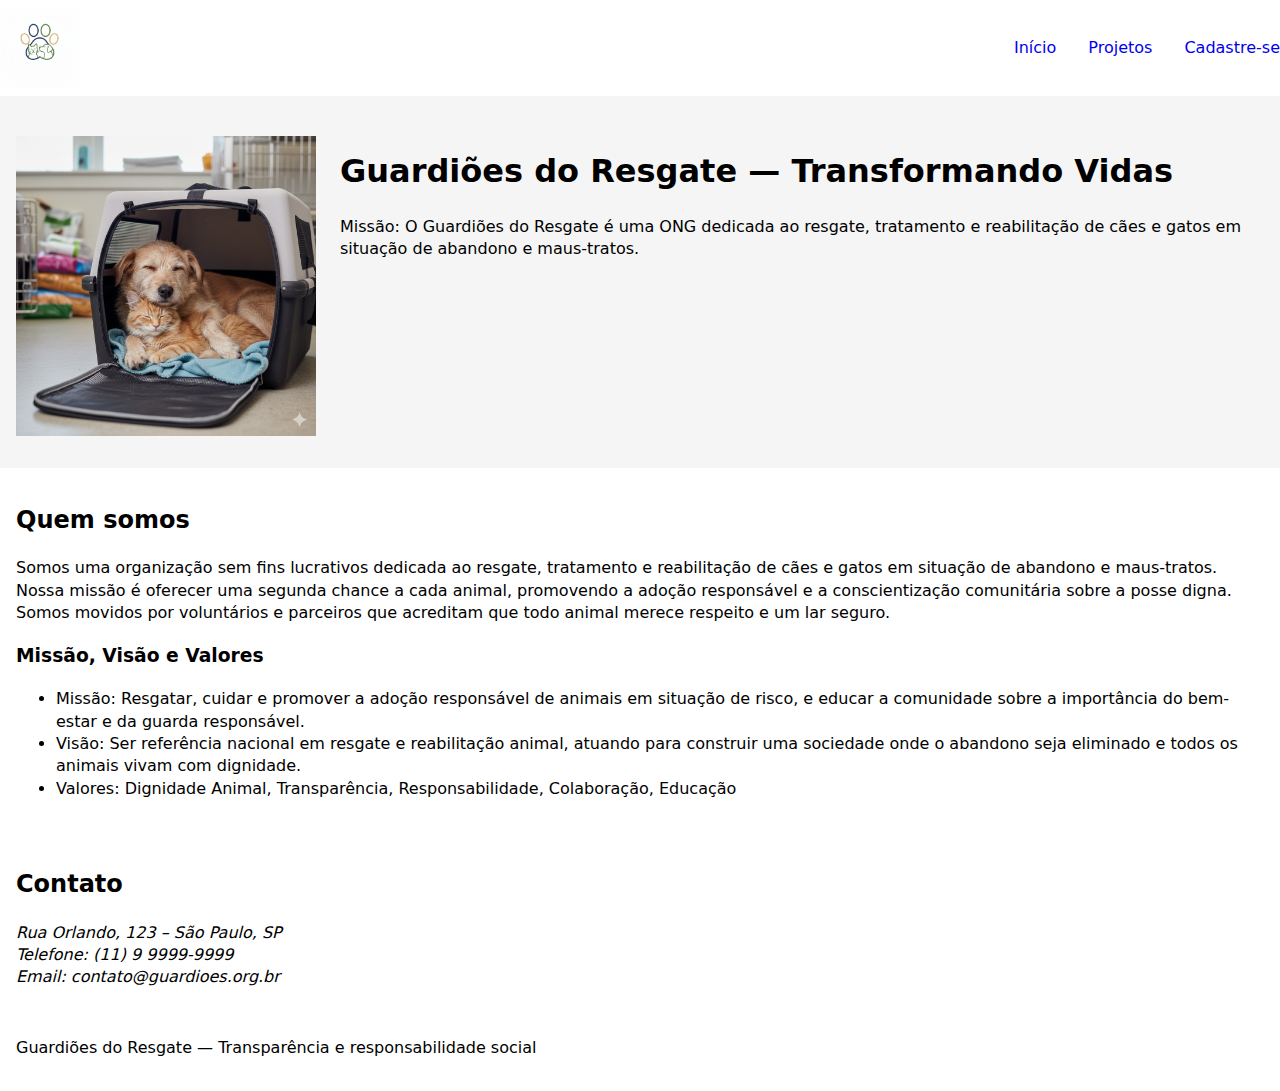
<file: Experiencia-pratica-I/index.html>
<!doctype html>
<html lang="pt-BR">
<head>
    <meta charset="utf-8">
    <meta name="viewport" content="width=device-width,initial-scale=1.0">
    <title>Guardiões do Resgate — Início</title>
    <meta name="description" content="ONG de resgate de animais — missão, projetos e contato">
    <link rel="stylesheet" href="assets/css/style.css">
</head>
<body>
<header>
<div class="container header-inner">
<img src="assets/images/logo-ong.png" alt="Logo da ONG" class="logo">
<nav aria-label="Menu principal">
<ul class="nav-list">
    <li><a href="index.html">Início</a></li>
    <li><a href="projetos.html">Projetos</a></li>
    <li><a href="cadastro.html">Cadastre-se</a></li>
</ul>
</nav>
</div>
</header>


<main>
<section class="hero" aria-labelledby="hero-title">
    <div class="container hero-inner">
        <div>
            <img src="assets/images/resgate.png" alt="Foto de animais resgatados" class="cabecalho-img">
        </div>
        <div>
            <h1 id="hero-title">Guardiões do Resgate — Transformando Vidas</h1>
            <p>Missão: O Guardiões do Resgate é uma ONG dedicada ao resgate, tratamento e reabilitação de cães e gatos em situação de abandono e maus-tratos.</p>
        </div>
    </div>
</section>


<section aria-labelledby="sobre" class="sobre container">
        <h2 id="sobre">Quem somos</h2>
        <p>Somos uma organização sem fins lucrativos dedicada ao resgate, tratamento e reabilitação de cães e gatos em situação de abandono e maus-tratos. Nossa missão é oferecer uma segunda chance a cada animal, promovendo a adoção responsável e a conscientização comunitária sobre a posse digna. Somos movidos por voluntários e parceiros que acreditam que todo animal merece respeito e um lar seguro.</p>
    <article aria-labelledby="valores">
        <h3 id="valores">Missão, Visão e Valores</h3>
        <ul>
            <li>Missão: Resgatar, cuidar e promover a adoção responsável de animais em situação de risco, e educar a comunidade sobre a importância do bem-estar e da guarda responsável.</li>
            <li>Visão: Ser referência nacional em resgate e reabilitação animal, atuando para construir uma sociedade onde o abandono seja eliminado e todos os animais vivam com dignidade.</li>
            <li>Valores: Dignidade Animal, Transparência, Responsabilidade, Colaboração, Educação</li>
        </ul>
    </article>
</section>


<section class="contato container" aria-labelledby="contato-title">
    <h2 id="contato-title">Contato</h2>
    <address>
        Rua Orlando, 123 – São Paulo, SP<br>
        Telefone: (11) 9 9999-9999<br>
        Email: contato@guardioes.org.br
    </address>
</section>
</main>

<footer>
    <div class="container footer-inner">
    <p>Guardiões do Resgate — Transparência e responsabilidade social</p>
    </div>
</footer>

<script src="assets/js/script.js" defer></script>
</body>
</html>
</file>
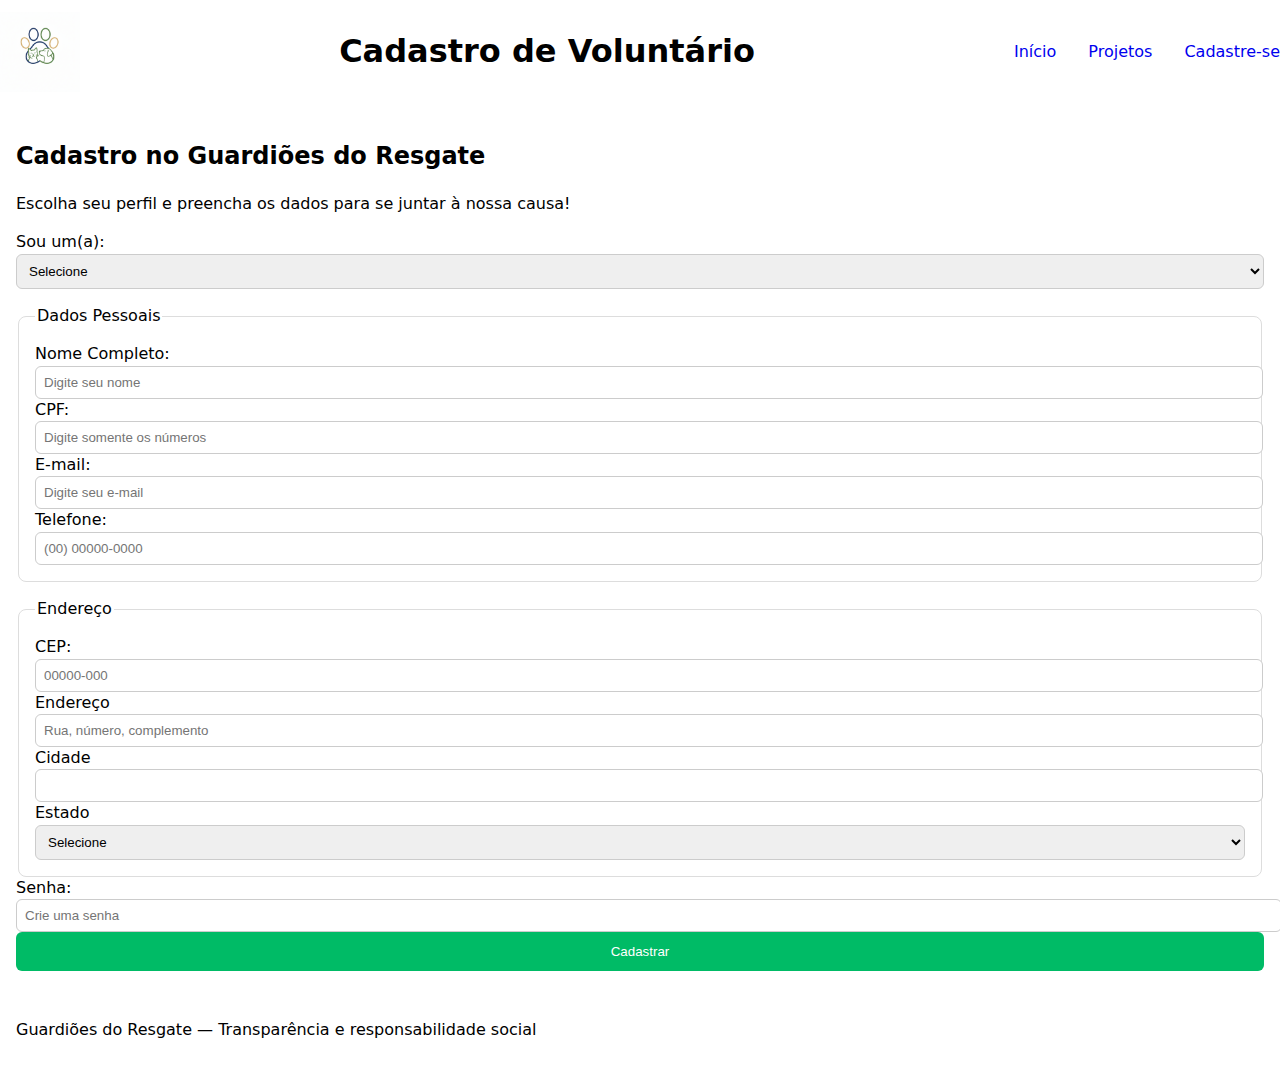
<file: Experiencia-pratica-I/cadastro.html>
<!DOCTYPE html>
<html lang="pt-BR">
<head>
  <meta charset="UTF-8">
  <meta name="viewport" content="width=device-width, initial-scale=1.0">
  <title>Cadastro - ONG Exemplo</title>
  <link rel="stylesheet" href="assets/css/style.css">
</head>
<body>

  <header> 
    <div class="container header-inner">
      <img src="assets/images/logo-ong.png" alt="Logo da ONG" class="logo">
      <h1>Cadastro de Voluntário</h1>
      <nav aria-label="Menu principal">
          <ul class="nav-list">
           <li><a href="index.html">Início</a></li>
           <li><a href="projetos.html">Projetos</a></li>
           <li><a href="cadastro.html">Cadastre-se</a></li>
          </ul>
      </nav>
      
    </div>
  </header>

  <main>
    <section class="cadastro">
     <div class="container">
     <h2>Cadastro no Guardiões do Resgate</h2>
     <p>Escolha seu perfil e preencha os dados para se juntar à nossa causa!</p>

     <form id="cadastroForm">
      <label for="perfil">Sou um(a):</label>
      <select id="perfil" name="perfil" required>
        <option value="">Selecione</option>
        <option value="voluntario">Voluntário</option>
        <option value="adotante">Adotante</option>
        <option value="doador">Doador</option>
      </select>

      <!-- Dados Pessoais -->
      <fieldset>
        <legend>Dados Pessoais</legend>

        <label for="nome">Nome Completo:</label>
        <input type="text" id="nome" name="nome" required placeholder="Digite seu nome">

        <label for="cpf">CPF:</label>
        <input type="text" id="cpf" name="cpf" maxlength="14" required placeholder="Digite somente os números">

        <label for="email">E-mail:</label>
        <input type="email" id="email" name="email" required placeholder="Digite seu e-mail">

        <label for="telefone">Telefone:</label>
        <input type="text" id="telefone" name="telefone" maxlength="15" placeholder="(00) 00000-0000">
      </fieldset>

      <!-- Endereço -->
      <fieldset>
        <legend>Endereço</legend>

        <label for="cep">CEP:</label>
        <input type="text" id="cep" name="cep" maxlength="9" required placeholder="00000-000">

        <label for="endereco">Endereço</label>
        <input type="text" id="endereco" name="endereco" placeholder="Rua, número, complemento">

        <label for="cidade">Cidade</label>
        <input type="text" id="cidade" name="cidade">

        <label for="estado">Estado</label>
        <select id="estado" name="estado" required>
          <option value="">Selecione</option>
          <option value="AC">Acre (AC)</option>
          <option value="AL">Alagoas (AL)</option>
          <option value="AP">Amapá (AP)</option>
          <option value="AM">Amazonas (AM)</option>
          <option value="BA">Bahia (BA)</option>
          <option value="CE">Ceará (CE)</option>
          <option value="DF">Distrito Federal (DF)</option>
          <option value="ES">Espírito Santo (ES)</option>
          <option value="GO">Goiás (GO)</option>
          <option value="MA">Maranhão (MA)</option>
          <option value="MT">Mato Grosso (MT)</option>
          <option value="MS">Mato Grosso do Sul (MS)</option>
          <option value="MG">Minas Gerais (MG)</option>
          <option value="PA">Pará (PA)</option>
          <option value="PB">Paraíba (PB)</option>
          <option value="PR">Paraná (PR)</option>
          <option value="PE">Pernambuco (PE)</option>
          <option value="PI">Piauí (PI)</option>
          <option value="RJ">Rio de Janeiro (RJ)</option>
          <option value="RN">Rio Grande do Norte (RN)</option>
          <option value="RS">Rio Grande do Sul (RS)</option>
          <option value="RO">Rondônia (RO)</option>
          <option value="RR">Roraima (RR)</option>
          <option value="SC">Santa Catarina (SC)</option>
          <option value="SP">São Paulo (SP)</option>
          <option value="SE">Sergipe (SE)</option>
          <option value="TO">Tocantins (TO)</option>
        </select>
      </fieldset>

      <label for="senha">Senha:</label>
      <input type="password" id="senha" name="senha" required placeholder="Crie uma senha">

      <!-- Campos específicos por perfil -->
      <div id="voluntarioCampos" class="perfil-campos" style="display:none;">
        <label for="experiencia">Experiência com animais:</label>
        <textarea id="experiencia" name="experiencia" placeholder="Descreva sua experiência"></textarea>
      </div>

      <div id="adotanteCampos" class="perfil-campos" style="display:none;">
        <label for="preferencia">Preferência de animal:</label>
        <select id="preferencia" name="preferencia">
          <option value="">Selecione</option>
          <option value="cao">Cão</option>
          <option value="gato">Gato</option>
          <option value="outro">Outro</option>
        </select>
      </div>

      <div id="doadorCampos" class="perfil-campos" style="display:none;">
        <label for="tipoDoacao">Tipo de Doação:</label>
        <select id="tipoDoacao" name="tipoDoacao">
          <option value="">Selecione</option>
          <option value="pix">Pix</option>
          <option value="cartao">Cartão</option>
          <option value="itens">Itens/Ração</option>
        </select>
      </div>

      <button type="submit">Cadastrar</button>
    </form>
  </div>
</section>

</main>

  <footer>
    <div class="container footer-inner">
      <p>Guardiões do Resgate — Transparência e responsabilidade social</p>
    </div>
  </footer>

  <script src="assets/js/script.js"></script>

</body>
</html>
</file>
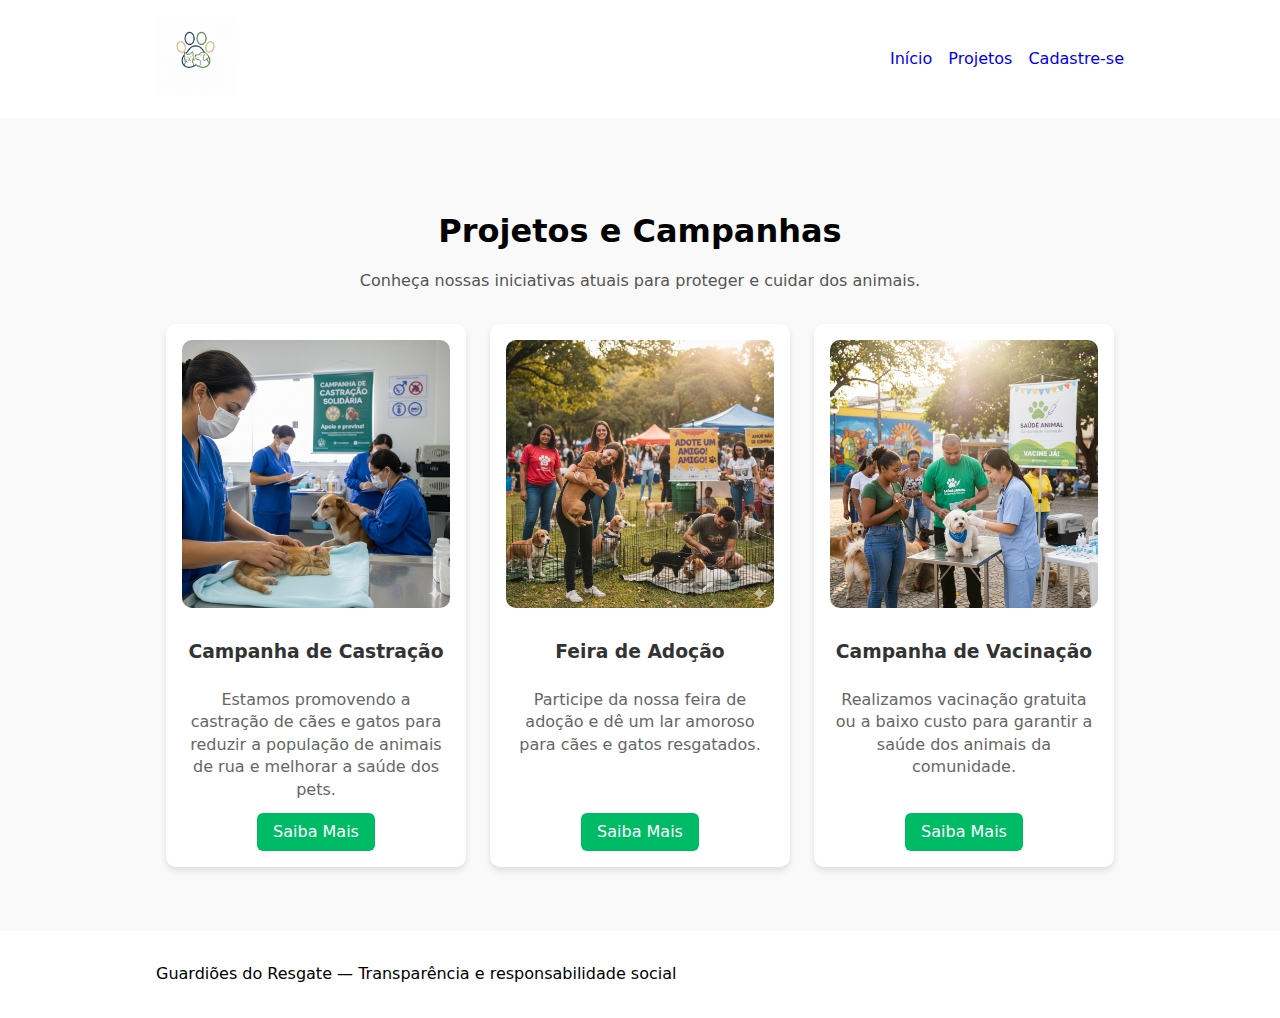
<file: Experiencia-pratica-I/projeto.html>
<!doctype html>
<html lang="pt-BR">
<head>
    <meta charset="utf-8">
    <meta name="viewport" content="width=device-width,initial-scale=1">
    <title>Projetos e Campanhas — Guardiões do Resgate</title>
    <meta name="description" content="Conheça os projetos sociais e oportunidades de voluntariado">
    <link rel="stylesheet" href="assets/css/projeto.css">
</head>
<body>
<header>
<div class="container header-inner">
    <a href="index.html"><img src="assets/images/logo-ong.png" alt="Logo" class="logo"></a>
    <nav aria-label="Menu principal">
     <ul class="nav-list">
            <li><a href="index.html">Início</a></li>
            <li><a href="projetos.html">Projetos</a></li>
            <li><a href="cadastro.html">Cadastre-se</a></li>
     </ul>
    </nav>
</div>
</header>

<main>
<section id="projetos" class="projetos">
  <div class="container">
    <h2>Projetos e Campanhas</h2>
    <p>Conheça nossas iniciativas atuais para proteger e cuidar dos animais.</p>

    <div class="projetos-lista">
      <!-- Projeto 1 -->
      <div class="projeto-item">
        <img src="assets/images/castracao.png" alt="Campanha de Castração" class="projeto-img">
        <h3>Campanha de Castração</h3>
        <p>Estamos promovendo a castração de cães e gatos para reduzir a população de animais de rua e melhorar a saúde dos pets.</p>
        <a href="#" class="btn">Saiba Mais</a>
      </div>

      <!-- Projeto 2 -->
      <div class="projeto-item">
        <img src="assets/images/feira-adocao.png" alt="Feira de Adoção" class="projeto-img">
        <h3>Feira de Adoção</h3>
        <p>Participe da nossa feira de adoção e dê um lar amoroso para cães e gatos resgatados.</p>
        <a href="#" class="btn">Saiba Mais</a>
      </div>

      <!-- Projeto 3 -->
      <div class="projeto-item">
        <img src="assets/images/vacinacao.png" alt="Campanha de Vacinação" class="projeto-img">
        <h3>Campanha de Vacinação</h3>
        <p>Realizamos vacinação gratuita ou a baixo custo para garantir a saúde dos animais da comunidade.</p>
        <a href="#" class="btn">Saiba Mais</a>
      </div>
    </div>
  </div>
</section>
</main>


<footer>
<div class="container footer-inner">
<p>Guardiões do Resgate — Transparência e responsabilidade social</p>
</div>
</footer>


<script src="assets/js/script.js" defer></script>
</body>
</html>
</file>
<file: Experiencia-pratica-I/assets/css/style.css>
body{
    font-family: system-ui, -apple-system, 'Segoe UI', Roboto, 'Helvetica Neue', Arial;
    margin: 0;
    line-height: 1.4;
}
.container{
    max-width: var(--maxw);
    margin: 0 auto;
    padding: 1rem;
}
.header-inner{
    display: flex;
    align-items: center;
    justify-content: space-between;
}
.logo{
    height: 80px;
}
.nav-list{
    list-style: none;
    padding: 0;
    margin: 0;
    display: flex;
    gap: 1rem;
}
.nav-list a{
    text-decoration: none;
}
.hero{
    background: #f5f5f5;
    padding: 1rem 0;
}
.hero-inner{
    display: flex;
    align-items: flex-start;
}
.hero-inner > div:last-child{
    padding-left: 1.5rem;
}
.cabecalho-img {
    max-height: 300px;
    height: auto;
    display: block;
    margin-top: 0.5rem;
}
.projeto-list{
    list-style: none;
    padding: 0;
}
.projeto-item{
    margin-bottom: 1.25rem;
}
.form-section label{
    display: block;
    margin-top: 0.75rem;
}
input, select, button{
    padding: 0.5rem;
    border: 1px solid #ccc;
    border-radius: 6px;
    width: 100%;
    max-width: 100%;
}
fieldset{
    border: 1px solid #ddd;
    padding: 1rem;
    border-radius: 8px;
    margin-top: 1rem;
}
button{
    background: #0b6;
    cursor: pointer;
    border: none;
    color: #fff;
    padding: 0.75rem 1rem;
}
@media(min-width: 800px){
    .nav-list{
        gap: 2rem;
    }
    .header-inner{
        padding: 0.5rem 0;
    }
    .responsive-img{
        max-width: 50%;
    }
}


/* Contraste simples para acessibilidade */
button:focus, input:focus, select:focus{
    outline: 3px solid #ffbf47;
}
</file>
<file: Experiencia-pratica-I/assets/css/projeto.css>
:root{
    --maxw: 1000px;
}
*{
    box-sizing: border-box;
}
body{
    font-family: system-ui, -apple-system, 'Segoe UI', Roboto, 'Helvetica Neue', Arial;
    margin: 0;
    line-height: 1.4;
}
.container{
    max-width: var(--maxw);
    margin: 0 auto;
    padding: 1rem;
}
.header-inner, .footer-inner{
    display: flex;
    align-items: center;
    justify-content: space-between;
}
.logo{
    height: 80px;
}
.nav-list{
    list-style: none;
    padding: 0;
    margin: 0;
    display: flex;
    gap: 1rem;
}
.nav-list a{
    text-decoration: none;
}
.projetos {
    padding: 3rem 1rem;
    background-color: #f9f9f9;
    text-align: center;
}

.projetos h2 {
    font-size: 2rem;
    margin-bottom: 0.5rem;
}

.projetos p {
    margin-bottom: 2rem;
    color: #555;
}

.projetos-lista {
    display: flex;
    flex-wrap: wrap;
    gap: 1.5rem;
    justify-content: center;
}

.projeto-item {
    background-color: #fff;
    border-radius: 10px;
    box-shadow: 0 4px 6px rgba(0,0,0,0.1);
    padding: 1rem;
    max-width: 300px;
    flex: 1 1 250px;
    display: flex;
    flex-direction: column;
    align-items: center;
    text-align: center;
}

.projeto-img {
    width: 100%;
    max-width: 280px;   /* Limita a largura máxima da imagem */
    height: auto;       /* Mantém proporção da imagem */
    border-radius: 10px;
    margin-bottom: 0.75rem;
    display: block;
}

.projeto-item h3 {
    margin-bottom: 0.5rem;
    color: #333;
}

.projeto-item p {
    flex-grow: 1;
    color: #666;
    margin-bottom: 0.75rem;
}

.btn {
    display: inline-block;
    padding: 0.5rem 1rem;
    background-color: #0b6;  /* Cor do seu site */
    color: #fff;
    border-radius: 6px;
    text-decoration: none;
    transition: background 0.3s;
}

.btn:hover {
    background-color: #097;
}

@media(max-width: 768px) {
    .projetos-lista {
        flex-direction: column;
        align-items: center;
    }
}


/* Contraste simples para acessibilidade */
button:focus, input:focus, select:focus{
    outline: 3px solid #ffbf47;
}
</file>
